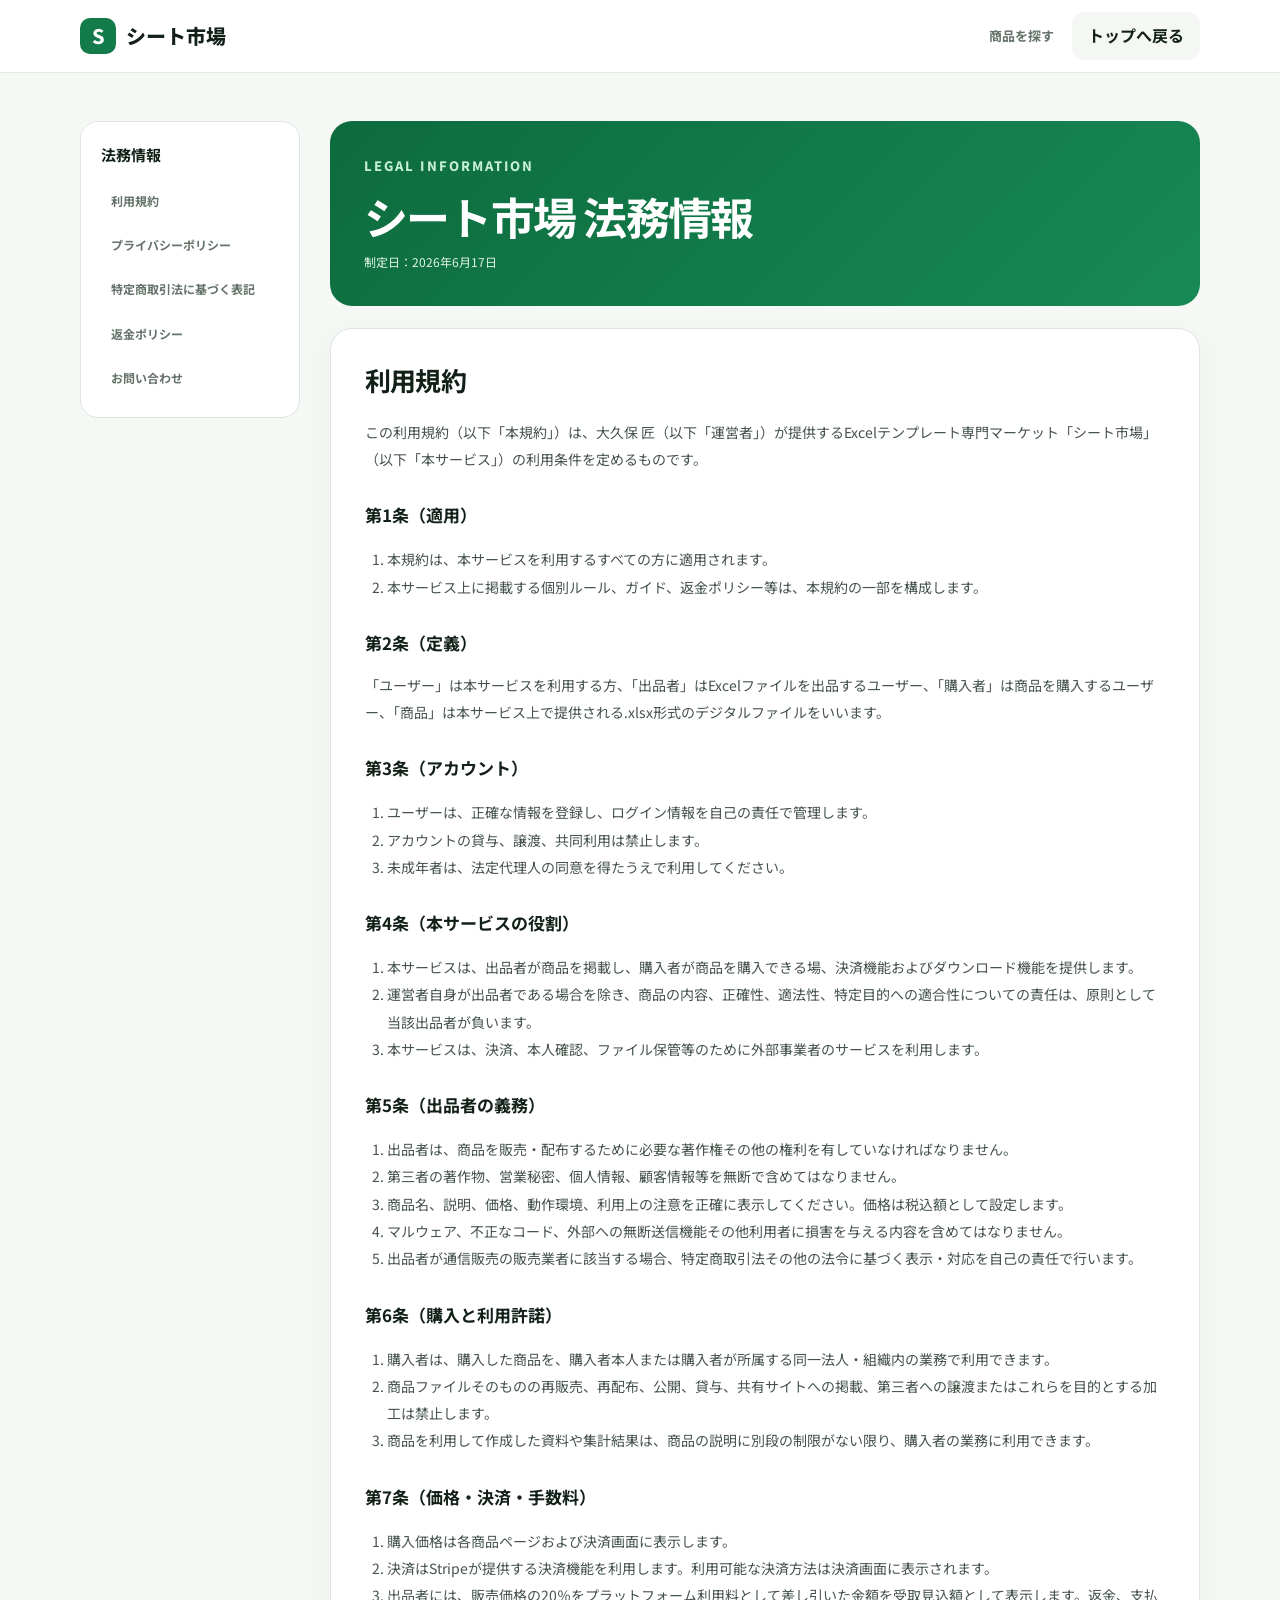
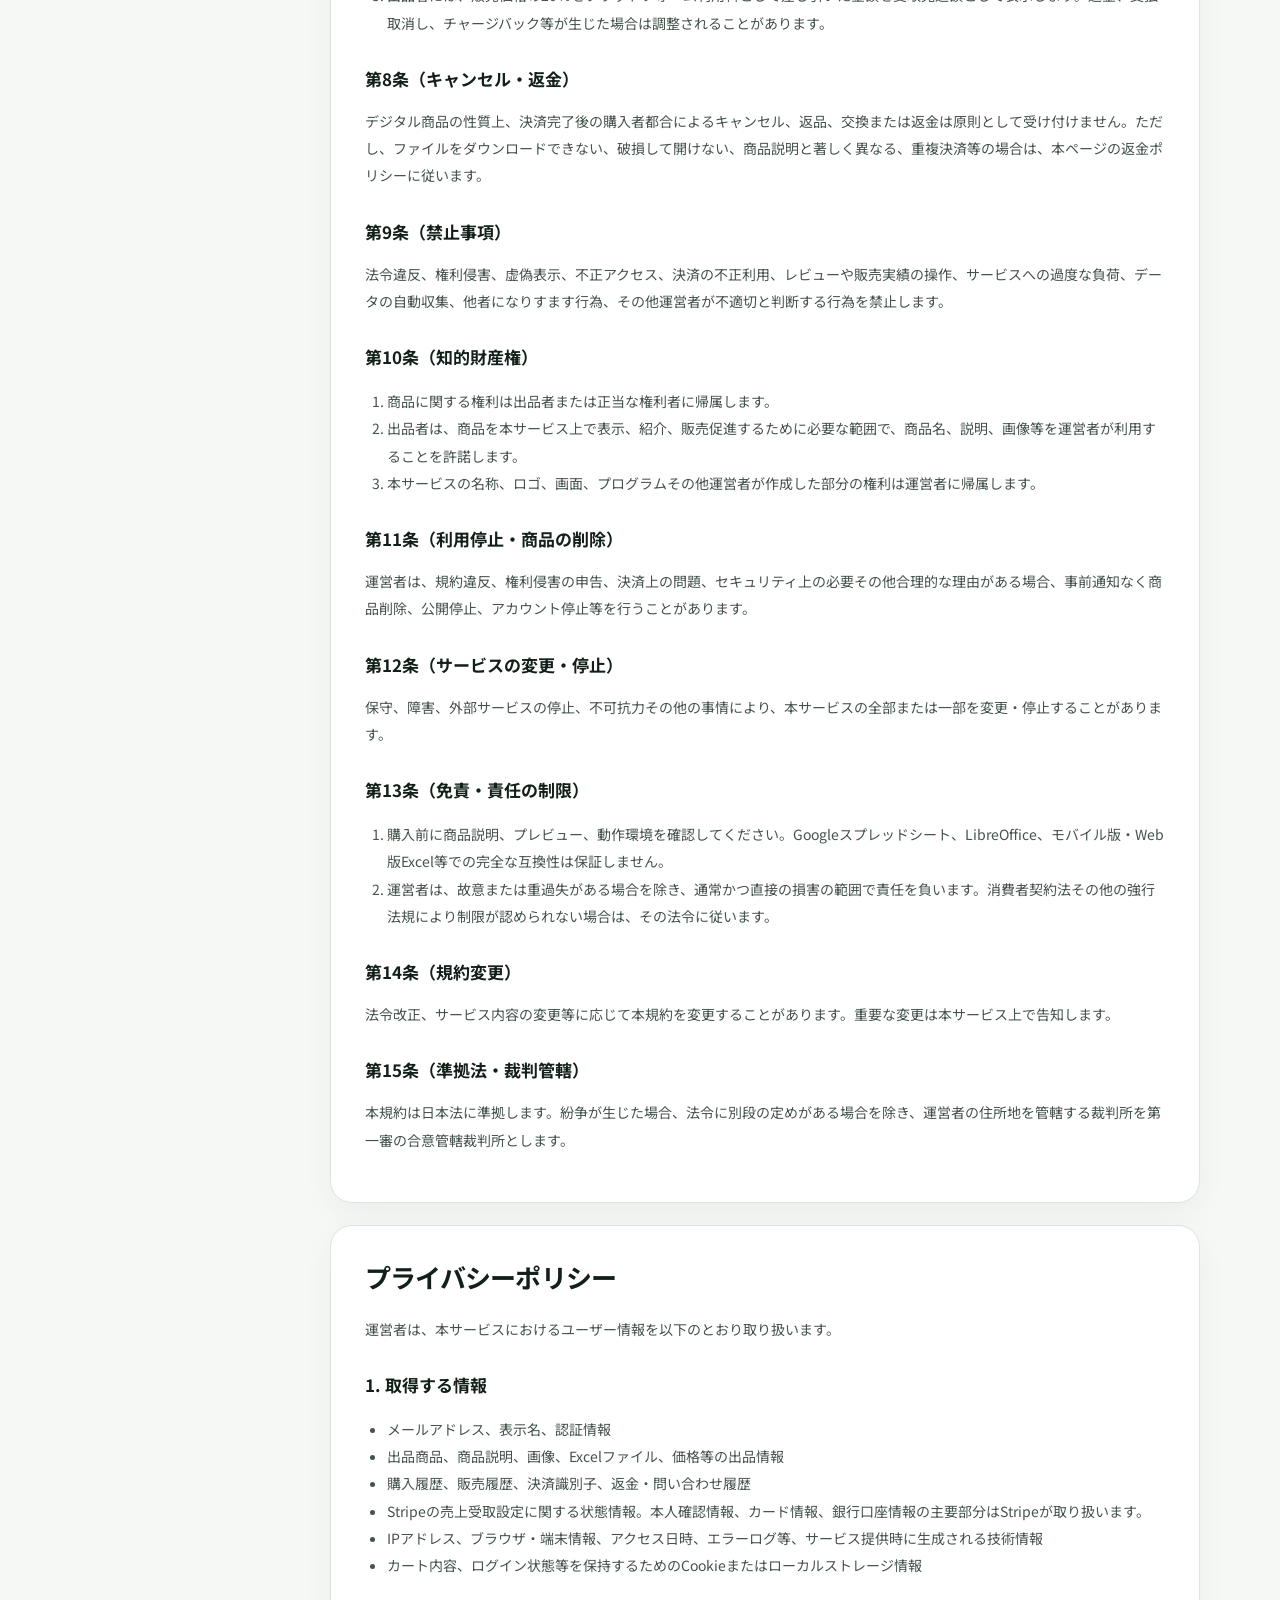
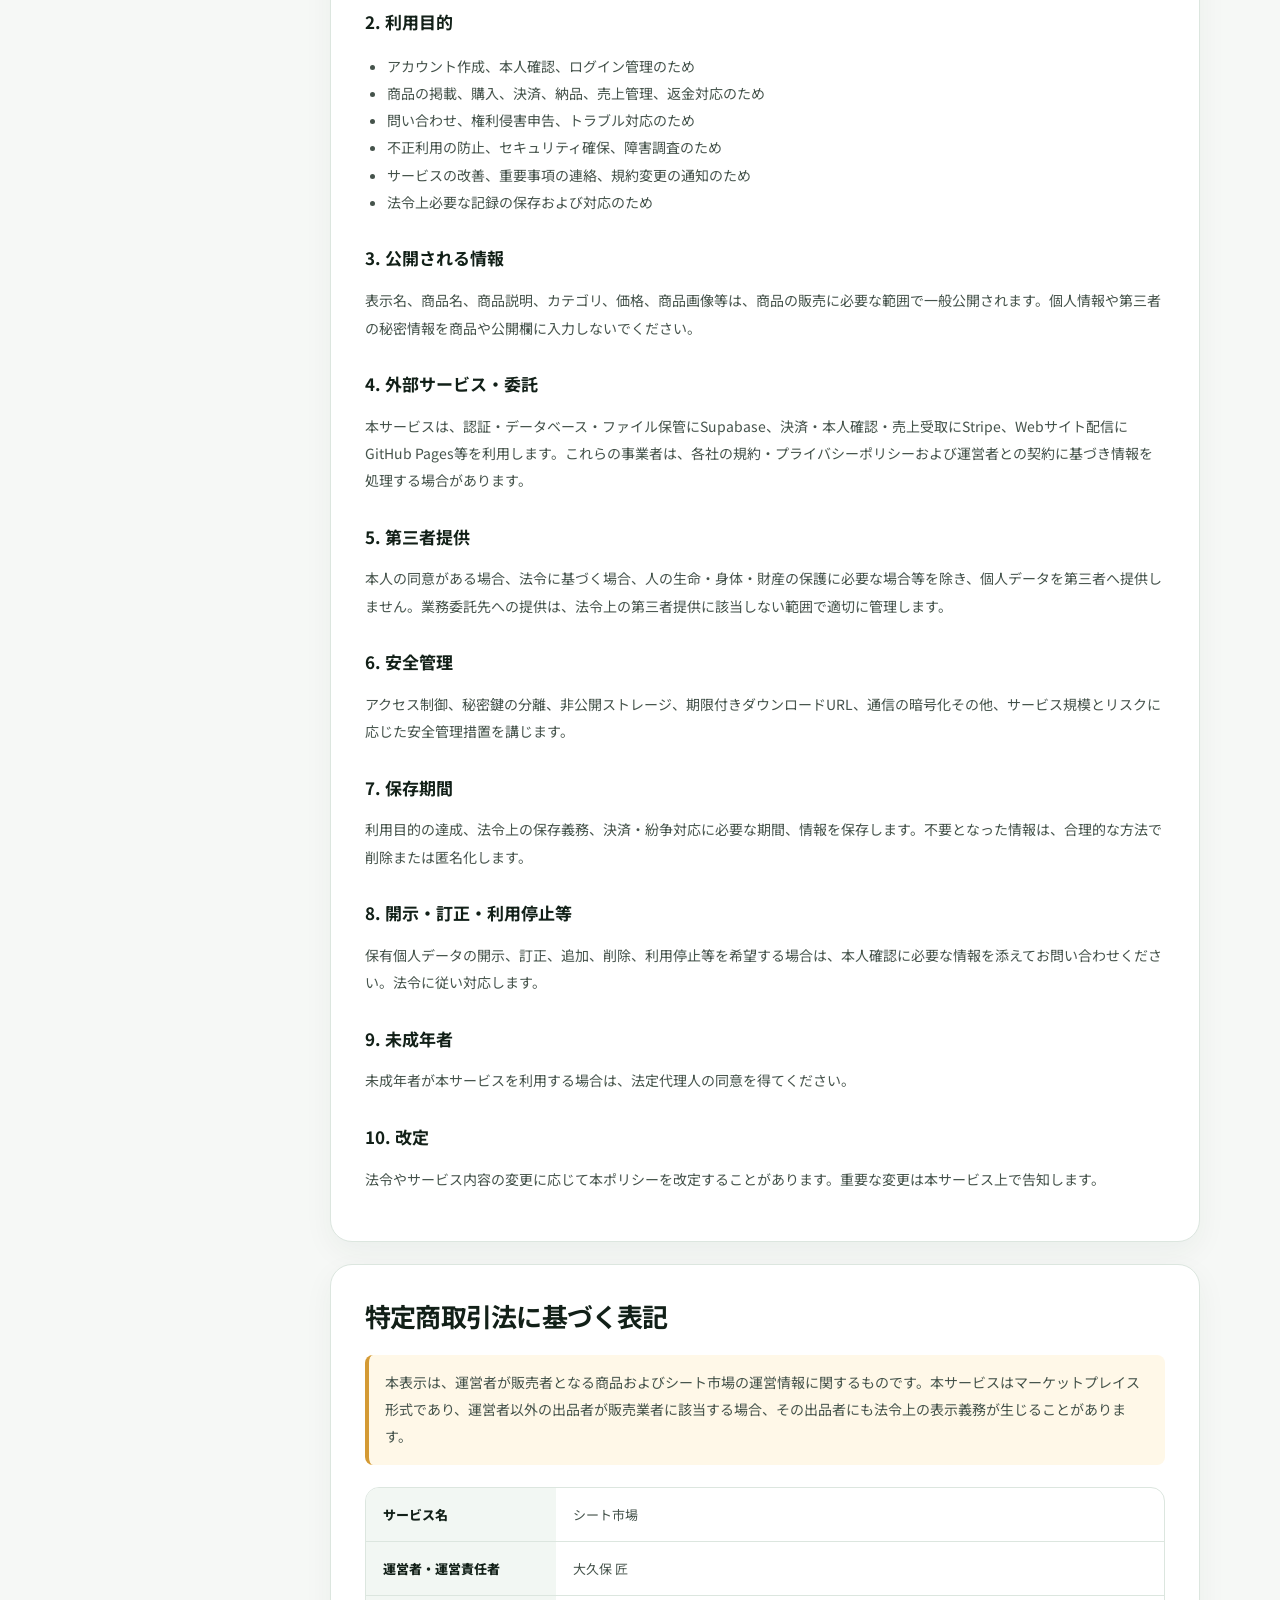
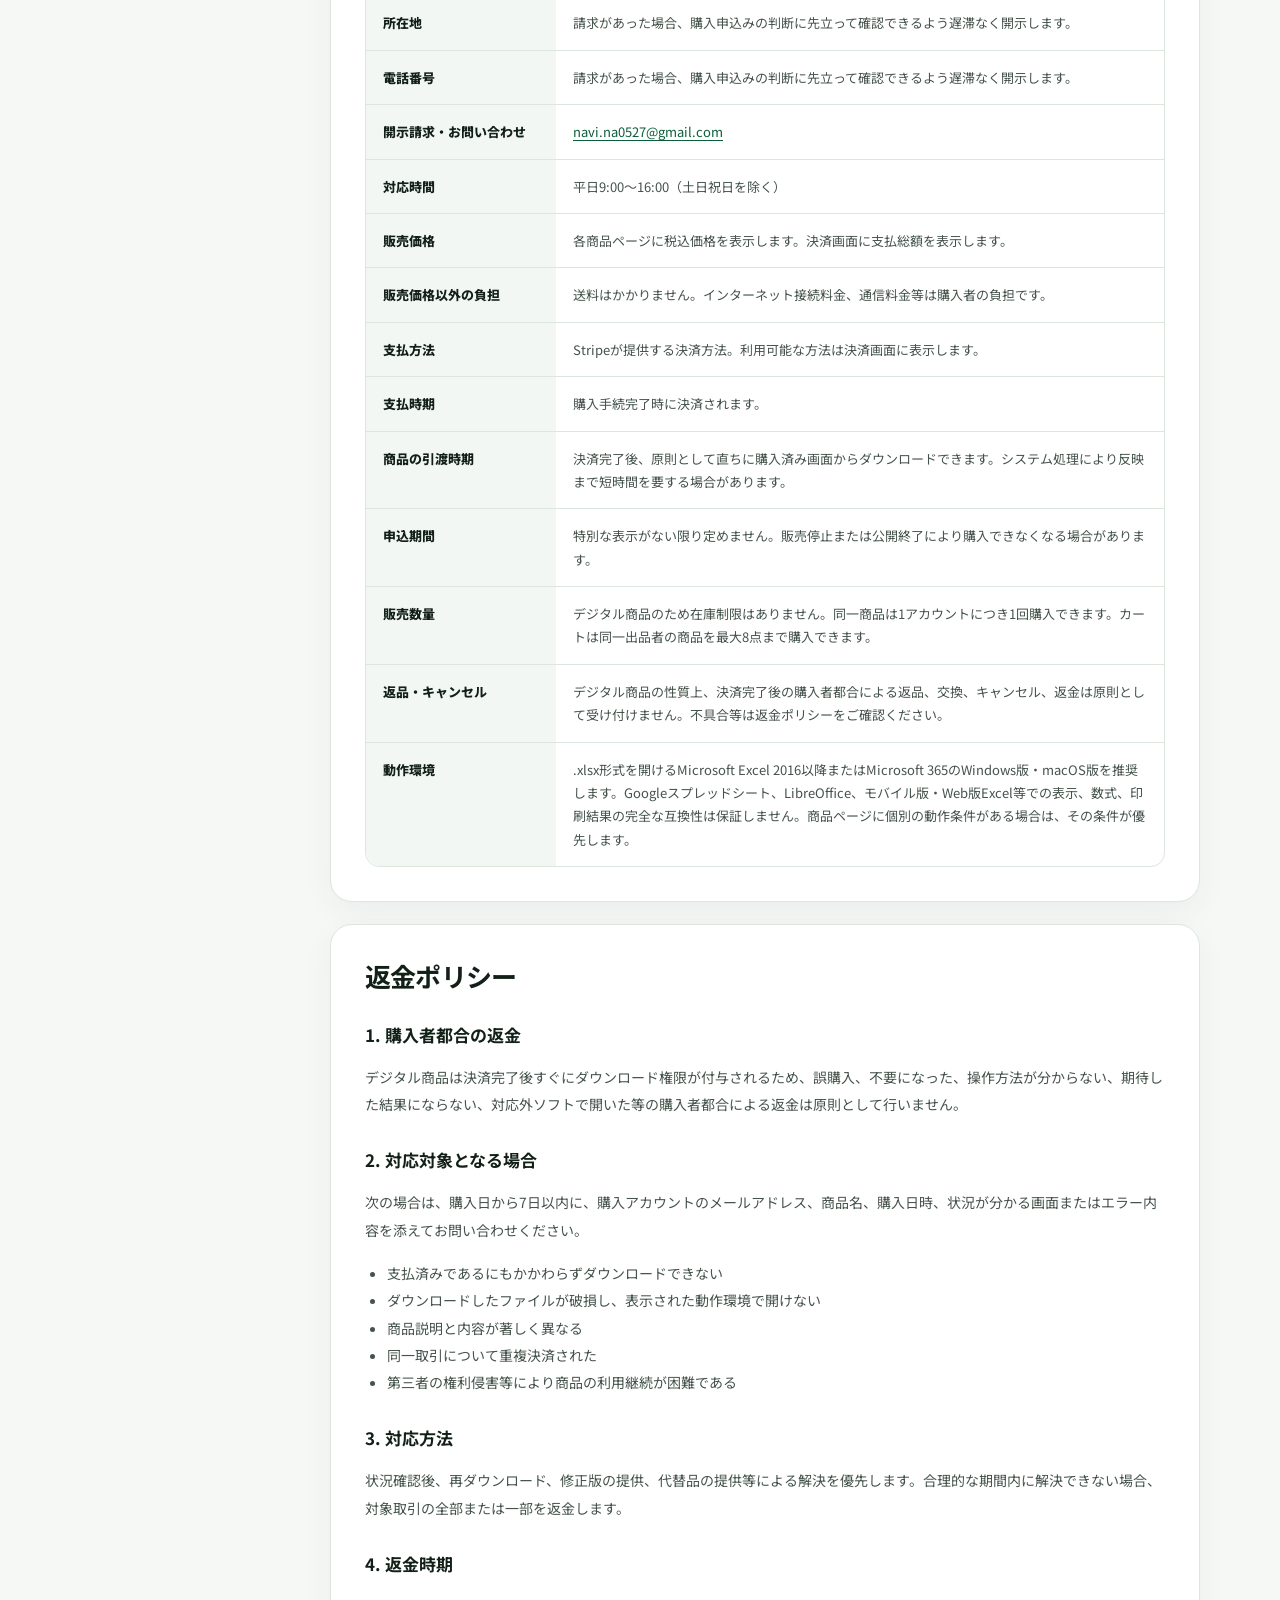
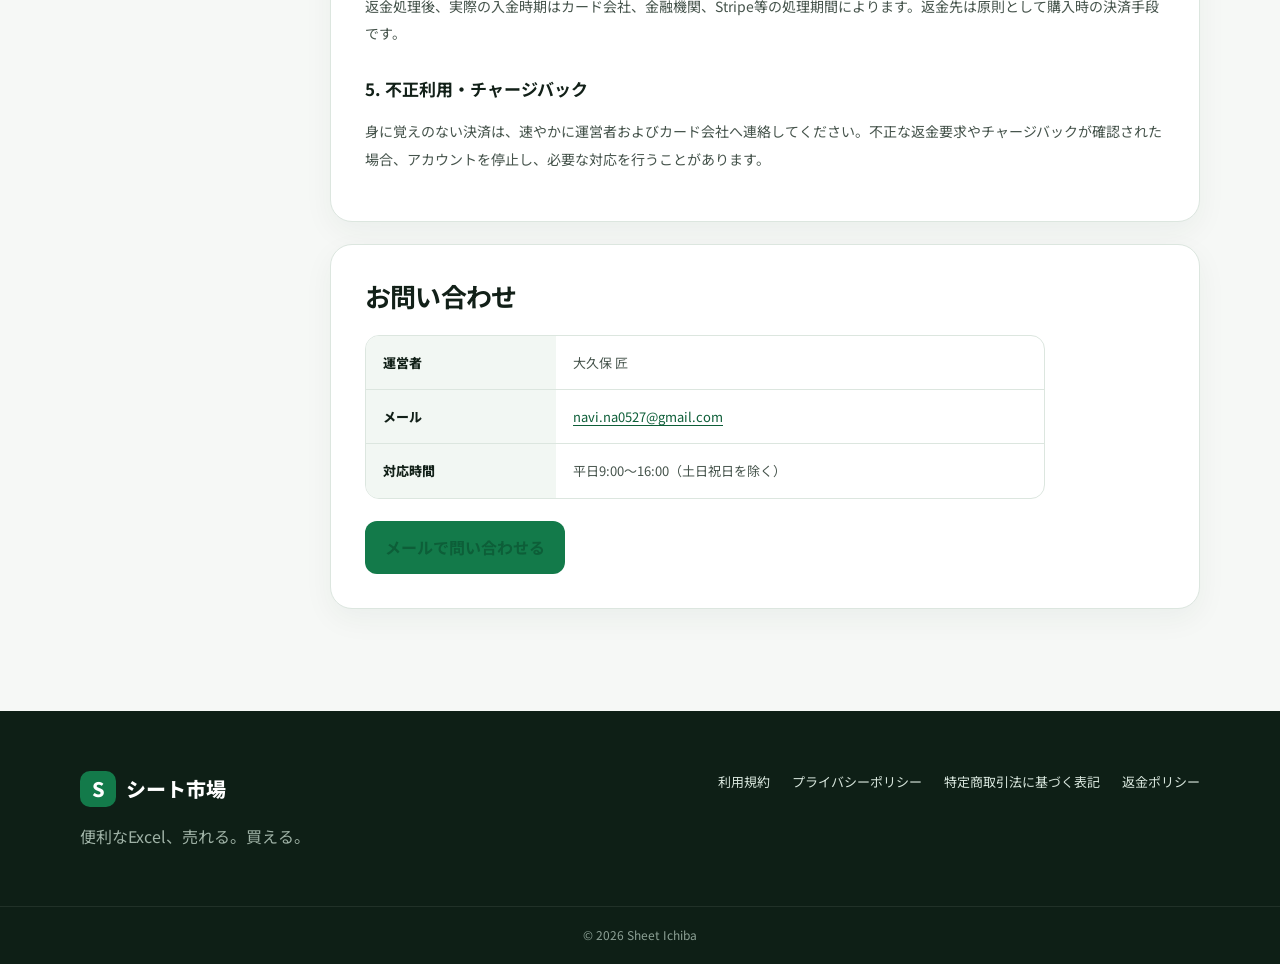
<file: legal.html>
<!DOCTYPE html>
<html lang="ja">
<head>
  <meta charset="UTF-8" />
  <meta name="viewport" content="width=device-width, initial-scale=1.0" />
  <meta name="description" content="シート市場の利用規約、プライバシーポリシー、特定商取引法に基づく表記、返金ポリシー" />
  <title>法務情報｜シート市場</title>
  <link rel="preconnect" href="https://fonts.googleapis.com">
  <link rel="preconnect" href="https://fonts.gstatic.com" crossorigin>
  <link href="https://fonts.googleapis.com/css2?family=Noto+Sans+JP:wght@400;500;600;700;800&display=swap" rel="stylesheet">
  <link rel="stylesheet" href="styles.css?v=20" />
</head>
<body class="legal-page-body">
  <header class="site-header">
    <div class="container header-inner">
      <a class="brand" href="index.html">
        <span class="brand-mark">S</span>
        <span>シート市場</span>
      </a>
      <nav class="legal-top-nav">
        <a href="index.html#products">商品を探す</a>
        <a class="btn btn-ghost" href="index.html">トップへ戻る</a>
      </nav>
    </div>
  </header>

  <main class="legal-main">
    <div class="container legal-layout">
      <aside class="legal-sidebar">
        <strong>法務情報</strong>
        <a href="#terms">利用規約</a>
        <a href="#privacy">プライバシーポリシー</a>
        <a href="#tokushoho">特定商取引法に基づく表記</a>
        <a href="#refund">返金ポリシー</a>
        <a href="#contact">お問い合わせ</a>
      </aside>

      <div class="legal-content">
        <div class="legal-intro">
          <p class="eyebrow">LEGAL INFORMATION</p>
          <h1>シート市場 法務情報</h1>
          <p>制定日：2026年6月17日</p>
        </div>

        <section id="terms" class="legal-section">
          <h2>利用規約</h2>
          <p>この利用規約（以下「本規約」）は、大久保 匠（以下「運営者」）が提供するExcelテンプレート専門マーケット「シート市場」（以下「本サービス」）の利用条件を定めるものです。</p>

          <h3>第1条（適用）</h3>
          <ol>
            <li>本規約は、本サービスを利用するすべての方に適用されます。</li>
            <li>本サービス上に掲載する個別ルール、ガイド、返金ポリシー等は、本規約の一部を構成します。</li>
          </ol>

          <h3>第2条（定義）</h3>
          <p>「ユーザー」は本サービスを利用する方、「出品者」はExcelファイルを出品するユーザー、「購入者」は商品を購入するユーザー、「商品」は本サービス上で提供される.xlsx形式のデジタルファイルをいいます。</p>

          <h3>第3条（アカウント）</h3>
          <ol>
            <li>ユーザーは、正確な情報を登録し、ログイン情報を自己の責任で管理します。</li>
            <li>アカウントの貸与、譲渡、共同利用は禁止します。</li>
            <li>未成年者は、法定代理人の同意を得たうえで利用してください。</li>
          </ol>

          <h3>第4条（本サービスの役割）</h3>
          <ol>
            <li>本サービスは、出品者が商品を掲載し、購入者が商品を購入できる場、決済機能およびダウンロード機能を提供します。</li>
            <li>運営者自身が出品者である場合を除き、商品の内容、正確性、適法性、特定目的への適合性についての責任は、原則として当該出品者が負います。</li>
            <li>本サービスは、決済、本人確認、ファイル保管等のために外部事業者のサービスを利用します。</li>
          </ol>

          <h3>第5条（出品者の義務）</h3>
          <ol>
            <li>出品者は、商品を販売・配布するために必要な著作権その他の権利を有していなければなりません。</li>
            <li>第三者の著作物、営業秘密、個人情報、顧客情報等を無断で含めてはなりません。</li>
            <li>商品名、説明、価格、動作環境、利用上の注意を正確に表示してください。価格は税込額として設定します。</li>
            <li>マルウェア、不正なコード、外部への無断送信機能その他利用者に損害を与える内容を含めてはなりません。</li>
            <li>出品者が通信販売の販売業者に該当する場合、特定商取引法その他の法令に基づく表示・対応を自己の責任で行います。</li>
          </ol>

          <h3>第6条（購入と利用許諾）</h3>
          <ol>
            <li>購入者は、購入した商品を、購入者本人または購入者が所属する同一法人・組織内の業務で利用できます。</li>
            <li>商品ファイルそのものの再販売、再配布、公開、貸与、共有サイトへの掲載、第三者への譲渡またはこれらを目的とする加工は禁止します。</li>
            <li>商品を利用して作成した資料や集計結果は、商品の説明に別段の制限がない限り、購入者の業務に利用できます。</li>
          </ol>

          <h3>第7条（価格・決済・手数料）</h3>
          <ol>
            <li>購入価格は各商品ページおよび決済画面に表示します。</li>
            <li>決済はStripeが提供する決済機能を利用します。利用可能な決済方法は決済画面に表示されます。</li>
            <li>出品者には、販売価格の20％をプラットフォーム利用料として差し引いた金額を受取見込額として表示します。返金、支払取消し、チャージバック等が生じた場合は調整されることがあります。</li>
          </ol>

          <h3>第8条（キャンセル・返金）</h3>
          <p>デジタル商品の性質上、決済完了後の購入者都合によるキャンセル、返品、交換または返金は原則として受け付けません。ただし、ファイルをダウンロードできない、破損して開けない、商品説明と著しく異なる、重複決済等の場合は、本ページの返金ポリシーに従います。</p>

          <h3>第9条（禁止事項）</h3>
          <p>法令違反、権利侵害、虚偽表示、不正アクセス、決済の不正利用、レビューや販売実績の操作、サービスへの過度な負荷、データの自動収集、他者になりすます行為、その他運営者が不適切と判断する行為を禁止します。</p>

          <h3>第10条（知的財産権）</h3>
          <ol>
            <li>商品に関する権利は出品者または正当な権利者に帰属します。</li>
            <li>出品者は、商品を本サービス上で表示、紹介、販売促進するために必要な範囲で、商品名、説明、画像等を運営者が利用することを許諾します。</li>
            <li>本サービスの名称、ロゴ、画面、プログラムその他運営者が作成した部分の権利は運営者に帰属します。</li>
          </ol>

          <h3>第11条（利用停止・商品の削除）</h3>
          <p>運営者は、規約違反、権利侵害の申告、決済上の問題、セキュリティ上の必要その他合理的な理由がある場合、事前通知なく商品削除、公開停止、アカウント停止等を行うことがあります。</p>

          <h3>第12条（サービスの変更・停止）</h3>
          <p>保守、障害、外部サービスの停止、不可抗力その他の事情により、本サービスの全部または一部を変更・停止することがあります。</p>

          <h3>第13条（免責・責任の制限）</h3>
          <ol>
            <li>購入前に商品説明、プレビュー、動作環境を確認してください。Googleスプレッドシート、LibreOffice、モバイル版・Web版Excel等での完全な互換性は保証しません。</li>
            <li>運営者は、故意または重過失がある場合を除き、通常かつ直接の損害の範囲で責任を負います。消費者契約法その他の強行法規により制限が認められない場合は、その法令に従います。</li>
          </ol>

          <h3>第14条（規約変更）</h3>
          <p>法令改正、サービス内容の変更等に応じて本規約を変更することがあります。重要な変更は本サービス上で告知します。</p>

          <h3>第15条（準拠法・裁判管轄）</h3>
          <p>本規約は日本法に準拠します。紛争が生じた場合、法令に別段の定めがある場合を除き、運営者の住所地を管轄する裁判所を第一審の合意管轄裁判所とします。</p>
        </section>

        <section id="privacy" class="legal-section">
          <h2>プライバシーポリシー</h2>
          <p>運営者は、本サービスにおけるユーザー情報を以下のとおり取り扱います。</p>

          <h3>1. 取得する情報</h3>
          <ul>
            <li>メールアドレス、表示名、認証情報</li>
            <li>出品商品、商品説明、画像、Excelファイル、価格等の出品情報</li>
            <li>購入履歴、販売履歴、決済識別子、返金・問い合わせ履歴</li>
            <li>Stripeの売上受取設定に関する状態情報。本人確認情報、カード情報、銀行口座情報の主要部分はStripeが取り扱います。</li>
            <li>IPアドレス、ブラウザ・端末情報、アクセス日時、エラーログ等、サービス提供時に生成される技術情報</li>
            <li>カート内容、ログイン状態等を保持するためのCookieまたはローカルストレージ情報</li>
          </ul>

          <h3>2. 利用目的</h3>
          <ul>
            <li>アカウント作成、本人確認、ログイン管理のため</li>
            <li>商品の掲載、購入、決済、納品、売上管理、返金対応のため</li>
            <li>問い合わせ、権利侵害申告、トラブル対応のため</li>
            <li>不正利用の防止、セキュリティ確保、障害調査のため</li>
            <li>サービスの改善、重要事項の連絡、規約変更の通知のため</li>
            <li>法令上必要な記録の保存および対応のため</li>
          </ul>

          <h3>3. 公開される情報</h3>
          <p>表示名、商品名、商品説明、カテゴリ、価格、商品画像等は、商品の販売に必要な範囲で一般公開されます。個人情報や第三者の秘密情報を商品や公開欄に入力しないでください。</p>

          <h3>4. 外部サービス・委託</h3>
          <p>本サービスは、認証・データベース・ファイル保管にSupabase、決済・本人確認・売上受取にStripe、Webサイト配信にGitHub Pages等を利用します。これらの事業者は、各社の規約・プライバシーポリシーおよび運営者との契約に基づき情報を処理する場合があります。</p>

          <h3>5. 第三者提供</h3>
          <p>本人の同意がある場合、法令に基づく場合、人の生命・身体・財産の保護に必要な場合等を除き、個人データを第三者へ提供しません。業務委託先への提供は、法令上の第三者提供に該当しない範囲で適切に管理します。</p>

          <h3>6. 安全管理</h3>
          <p>アクセス制御、秘密鍵の分離、非公開ストレージ、期限付きダウンロードURL、通信の暗号化その他、サービス規模とリスクに応じた安全管理措置を講じます。</p>

          <h3>7. 保存期間</h3>
          <p>利用目的の達成、法令上の保存義務、決済・紛争対応に必要な期間、情報を保存します。不要となった情報は、合理的な方法で削除または匿名化します。</p>

          <h3>8. 開示・訂正・利用停止等</h3>
          <p>保有個人データの開示、訂正、追加、削除、利用停止等を希望する場合は、本人確認に必要な情報を添えてお問い合わせください。法令に従い対応します。</p>

          <h3>9. 未成年者</h3>
          <p>未成年者が本サービスを利用する場合は、法定代理人の同意を得てください。</p>

          <h3>10. 改定</h3>
          <p>法令やサービス内容の変更に応じて本ポリシーを改定することがあります。重要な変更は本サービス上で告知します。</p>
        </section>

        <section id="tokushoho" class="legal-section">
          <h2>特定商取引法に基づく表記</h2>
          <p class="legal-notice">本表示は、運営者が販売者となる商品およびシート市場の運営情報に関するものです。本サービスはマーケットプレイス形式であり、運営者以外の出品者が販売業者に該当する場合、その出品者にも法令上の表示義務が生じることがあります。</p>

          <dl class="legal-table">
            <div><dt>サービス名</dt><dd>シート市場</dd></div>
            <div><dt>運営者・運営責任者</dt><dd>大久保 匠</dd></div>
            <div><dt>所在地</dt><dd>請求があった場合、購入申込みの判断に先立って確認できるよう遅滞なく開示します。</dd></div>
            <div><dt>電話番号</dt><dd>請求があった場合、購入申込みの判断に先立って確認できるよう遅滞なく開示します。</dd></div>
            <div><dt>開示請求・お問い合わせ</dt><dd><a href="mailto:navi.na0527@gmail.com">navi.na0527@gmail.com</a></dd></div>
            <div><dt>対応時間</dt><dd>平日9:00～16:00（土日祝日を除く）</dd></div>
            <div><dt>販売価格</dt><dd>各商品ページに税込価格を表示します。決済画面に支払総額を表示します。</dd></div>
            <div><dt>販売価格以外の負担</dt><dd>送料はかかりません。インターネット接続料金、通信料金等は購入者の負担です。</dd></div>
            <div><dt>支払方法</dt><dd>Stripeが提供する決済方法。利用可能な方法は決済画面に表示します。</dd></div>
            <div><dt>支払時期</dt><dd>購入手続完了時に決済されます。</dd></div>
            <div><dt>商品の引渡時期</dt><dd>決済完了後、原則として直ちに購入済み画面からダウンロードできます。システム処理により反映まで短時間を要する場合があります。</dd></div>
            <div><dt>申込期間</dt><dd>特別な表示がない限り定めません。販売停止または公開終了により購入できなくなる場合があります。</dd></div>
            <div><dt>販売数量</dt><dd>デジタル商品のため在庫制限はありません。同一商品は1アカウントにつき1回購入できます。カートは同一出品者の商品を最大8点まで購入できます。</dd></div>
            <div><dt>返品・キャンセル</dt><dd>デジタル商品の性質上、決済完了後の購入者都合による返品、交換、キャンセル、返金は原則として受け付けません。不具合等は返金ポリシーをご確認ください。</dd></div>
            <div><dt>動作環境</dt><dd>.xlsx形式を開けるMicrosoft Excel 2016以降またはMicrosoft 365のWindows版・macOS版を推奨します。Googleスプレッドシート、LibreOffice、モバイル版・Web版Excel等での表示、数式、印刷結果の完全な互換性は保証しません。商品ページに個別の動作条件がある場合は、その条件が優先します。</dd></div>
          </dl>
        </section>

        <section id="refund" class="legal-section">
          <h2>返金ポリシー</h2>
          <h3>1. 購入者都合の返金</h3>
          <p>デジタル商品は決済完了後すぐにダウンロード権限が付与されるため、誤購入、不要になった、操作方法が分からない、期待した結果にならない、対応外ソフトで開いた等の購入者都合による返金は原則として行いません。</p>

          <h3>2. 対応対象となる場合</h3>
          <p>次の場合は、購入日から7日以内に、購入アカウントのメールアドレス、商品名、購入日時、状況が分かる画面またはエラー内容を添えてお問い合わせください。</p>
          <ul>
            <li>支払済みであるにもかかわらずダウンロードできない</li>
            <li>ダウンロードしたファイルが破損し、表示された動作環境で開けない</li>
            <li>商品説明と内容が著しく異なる</li>
            <li>同一取引について重複決済された</li>
            <li>第三者の権利侵害等により商品の利用継続が困難である</li>
          </ul>

          <h3>3. 対応方法</h3>
          <p>状況確認後、再ダウンロード、修正版の提供、代替品の提供等による解決を優先します。合理的な期間内に解決できない場合、対象取引の全部または一部を返金します。</p>

          <h3>4. 返金時期</h3>
          <p>返金処理後、実際の入金時期はカード会社、金融機関、Stripe等の処理期間によります。返金先は原則として購入時の決済手段です。</p>

          <h3>5. 不正利用・チャージバック</h3>
          <p>身に覚えのない決済は、速やかに運営者およびカード会社へ連絡してください。不正な返金要求やチャージバックが確認された場合、アカウントを停止し、必要な対応を行うことがあります。</p>
        </section>

        <section id="contact" class="legal-section">
          <h2>お問い合わせ</h2>
          <dl class="legal-table compact">
            <div><dt>運営者</dt><dd>大久保 匠</dd></div>
            <div><dt>メール</dt><dd><a href="mailto:navi.na0527@gmail.com">navi.na0527@gmail.com</a></dd></div>
            <div><dt>対応時間</dt><dd>平日9:00～16:00（土日祝日を除く）</dd></div>
          </dl>
          <a class="btn btn-primary legal-mail-button" href="mailto:navi.na0527@gmail.com?subject=%E3%82%B7%E3%83%BC%E3%83%88%E5%B8%82%E5%A0%B4%E3%81%B8%E3%81%AE%E3%81%8A%E5%95%8F%E3%81%84%E5%90%88%E3%82%8F%E3%81%9B">メールで問い合わせる</a>
        </section>
      </div>
    </div>
  </main>

  <footer>
    <div class="container footer-inner">
      <div>
        <a class="brand footer-brand" href="index.html"><span class="brand-mark">S</span><span>シート市場</span></a>
        <p>便利なExcel、売れる。買える。</p>
      </div>
      <div class="footer-links">
        <a href="#terms">利用規約</a>
        <a href="#privacy">プライバシーポリシー</a>
        <a href="#tokushoho">特定商取引法に基づく表記</a>
        <a href="#refund">返金ポリシー</a>
      </div>
    </div>
    <div class="copyright">© 2026 Sheet Ichiba</div>
  </footer>
</body>
</html>
</file>
<file: styles.css>
*{box-sizing:border-box}
:root{
  --ink:#122018;
  --muted:#65736a;
  --line:#dce6df;
  --green:#137a4a;
  --green-dark:#0d5e38;
  --green-light:#eaf7ef;
  --cream:#f7f8f4;
  --white:#fff;
}
html{scroll-behavior:smooth}
body{
  margin:0;
  font-family:"Noto Sans JP",system-ui,-apple-system,sans-serif;
  color:var(--ink);
  background:var(--white);
  line-height:1.7;
}
a{text-decoration:none;color:inherit}
button,input{font:inherit}
.container{width:min(1120px,calc(100% - 40px));margin:0 auto}
.site-header{
  position:sticky;top:0;z-index:20;
  background:rgba(255,255,255,.92);
  backdrop-filter:blur(12px);
  border-bottom:1px solid rgba(220,230,223,.8);
}
.header-inner{height:72px;display:flex;align-items:center;justify-content:space-between}
.brand{display:flex;align-items:center;gap:10px;font-weight:800;font-size:20px}
.brand-mark{
  width:36px;height:36px;border-radius:10px;display:grid;place-items:center;
  background:var(--green);color:#fff;font-weight:800;
}
.nav{display:flex;align-items:center;gap:24px;font-size:14px;font-weight:600}
.nav a:hover{color:var(--green)}
.btn{
  border:0;border-radius:12px;padding:13px 20px;
  font-weight:700;cursor:pointer;display:inline-flex;align-items:center;justify-content:center;
  transition:.2s ease;
}
.btn:hover{transform:translateY(-1px)}
.btn-primary{background:var(--green);color:#fff}
.btn-primary:hover{background:var(--green-dark)}
.btn-secondary{background:#fff;color:var(--green);border:1px solid var(--green)}
.btn-ghost{background:#f5f7f5;color:var(--ink);padding:10px 16px}
.btn-light{background:#fff;color:var(--green)}
.hero{
  background:
    radial-gradient(circle at 85% 10%,rgba(62,185,114,.18),transparent 34%),
    linear-gradient(180deg,#fbfdfa 0%,#f3f8f4 100%);
  padding:86px 0 96px;
  overflow:hidden;
}
.hero-grid{display:grid;grid-template-columns:1.05fr .95fr;gap:70px;align-items:center}
.eyebrow{font-size:13px;letter-spacing:.16em;font-weight:800;color:var(--green);margin:0 0 14px}
h1{font-size:clamp(44px,6vw,72px);line-height:1.15;margin:0;letter-spacing:-.04em}
h1 span{color:var(--green)}
.hero-copy{font-size:18px;color:var(--muted);max-width:620px;margin:28px 0}
.hero-actions{display:flex;gap:12px;flex-wrap:wrap}
.trust-row{display:flex;gap:24px;flex-wrap:wrap;margin-top:24px;font-size:13px;color:var(--muted)}
.hero-panel{position:relative;min-height:420px;display:grid;place-items:center}
.sheet-card{
  width:min(100%,430px);background:#fff;border:1px solid #d8e6dd;border-radius:22px;
  box-shadow:0 30px 80px rgba(29,75,48,.15);overflow:hidden;transform:rotate(-2deg);
}
.sheet-toolbar{height:48px;background:#eff5f0;display:flex;align-items:center;gap:8px;padding:0 18px}
.sheet-toolbar span{width:10px;height:10px;border-radius:50%;background:#b5c7ba}
.sheet-body{padding:28px}
.sheet-title{font-size:22px;font-weight:800;margin-bottom:22px}
.sheet-row{display:flex;justify-content:space-between;padding:15px 0;border-bottom:1px solid #edf1ee}
.sheet-row.accent{margin-top:10px;padding:16px;border:0;border-radius:12px;background:var(--green-light);color:var(--green-dark)}
.floating-note{
  position:absolute;background:#fff;border:1px solid var(--line);border-radius:999px;
  padding:10px 16px;font-weight:700;font-size:13px;box-shadow:0 14px 35px rgba(32,69,44,.12)
}
.note-one{top:48px;right:15px}
.note-two{bottom:55px;left:5px}
.note-three{bottom:18px;right:35px}
.search-section{margin-top:-34px;position:relative;z-index:5}
.search-box{
  display:flex;gap:12px;background:#fff;border:1px solid var(--line);border-radius:18px;
  padding:12px;box-shadow:0 18px 45px rgba(21,65,39,.10)
}
.search-box input{flex:1;border:0;outline:0;padding:9px 12px;font-size:16px}
.categories{display:flex;gap:10px;flex-wrap:wrap;padding:26px 0 12px}
.category{
  border:1px solid var(--line);background:#fff;border-radius:999px;padding:9px 15px;
  cursor:pointer;color:var(--muted);font-weight:600
}
.category.active,.category:hover{background:var(--green-light);border-color:#b9ddc6;color:var(--green-dark)}
.products-section{padding:70px 0 100px}
.section-heading{display:flex;justify-content:space-between;align-items:end;margin-bottom:30px}
h2{font-size:clamp(30px,4vw,44px);line-height:1.3;margin:0;letter-spacing:-.03em}
.result-count{font-size:14px;color:var(--muted)}
.product-grid{display:grid;grid-template-columns:repeat(3,1fr);gap:22px}
.product-card{
  border:1px solid var(--line);border-radius:18px;overflow:hidden;background:#fff;
  transition:.2s ease;cursor:pointer
}
.product-card:hover{transform:translateY(-4px);box-shadow:0 20px 45px rgba(24,65,40,.10)}
.product-thumb{
  height:180px;display:grid;place-items:center;text-align:center;font-size:24px;font-weight:800;line-height:1.35;
}
.thumb-green{background:#e4f4e8;color:#176d3f}
.thumb-blue{background:#e7f2fb;color:#2a6695}
.thumb-purple{background:#eee9fa;color:#62459a}
.thumb-orange{background:#fff0df;color:#a65b13}
.thumb-pink{background:#fae9f0;color:#9f4768}
.thumb-yellow{background:#fff8d9;color:#8a6a00}
.product-body{padding:20px}
.tag{display:inline-block;font-size:12px;color:var(--green);font-weight:700;margin-bottom:8px}
.product-body h3{font-size:18px;line-height:1.5;margin:0 0 8px}
.product-body p{font-size:14px;color:var(--muted);margin:0 0 20px}
.product-meta{display:flex;justify-content:space-between;align-items:center}
.product-meta strong{font-size:20px}
.product-meta span{font-size:13px;color:#a06b00}
.empty-state{text-align:center;padding:50px;border:1px dashed var(--line);border-radius:16px;color:var(--muted)}
.sell-section{background:var(--cream);padding:100px 0}
.sell-grid{display:grid;grid-template-columns:1fr 1fr;gap:90px;align-items:center}
.sell-grid>div>p:not(.eyebrow){color:var(--muted);margin:22px 0 28px}
.steps{display:grid;gap:14px}
.step{
  display:flex;gap:16px;align-items:center;background:#fff;border:1px solid var(--line);
  border-radius:16px;padding:18px
}
.step>span{
  width:42px;height:42px;border-radius:12px;background:var(--green-light);color:var(--green-dark);
  display:grid;place-items:center;font-weight:800
}
.step strong{display:block}
.step p{margin:2px 0 0;color:var(--muted);font-size:14px}
.cta{padding:80px 0;background:var(--green);color:#fff}
.cta .eyebrow{color:#bce9cb}
.cta-inner{display:flex;align-items:center;justify-content:space-between;gap:24px}
footer{background:#0e1f16;color:#d8e6dd;padding:60px 0 0}
.footer-inner{display:flex;justify-content:space-between;gap:40px;padding-bottom:40px}
.footer-brand{color:#fff}
.footer-inner p{color:#9fb2a6}
.footer-links{display:flex;gap:22px;flex-wrap:wrap;font-size:13px}
.copyright{text-align:center;border-top:1px solid rgba(255,255,255,.08);padding:18px;color:#8ca095;font-size:12px}
.toast{
  position:fixed;left:50%;bottom:28px;transform:translate(-50%,20px);
  background:#122018;color:#fff;padding:14px 20px;border-radius:12px;
  opacity:0;pointer-events:none;transition:.25s ease;z-index:50
}
.toast.show{opacity:1;transform:translate(-50%,0)}
@media (max-width:900px){
  .hero-grid,.sell-grid{grid-template-columns:1fr;gap:45px}
  .product-grid{grid-template-columns:repeat(2,1fr)}
  .hero-panel{min-height:350px}
  .nav a{display:none}
}
@media (max-width:620px){
  .container{width:min(100% - 24px,1120px)}
  .hero{padding:60px 0 74px}
  .product-grid{grid-template-columns:1fr}
  .search-box{flex-direction:column}
  .section-heading,.cta-inner,.footer-inner{align-items:flex-start;flex-direction:column}
  .trust-row{gap:12px}
  .hero-panel{min-height:310px}
  .floating-note{font-size:11px;padding:8px 12px}
}


/* Authentication */
.auth-user-label{
  max-width:190px;
  overflow:hidden;
  text-overflow:ellipsis;
  white-space:nowrap;
  font-size:12px;
  color:var(--muted);
}
.modal{
  position:fixed;
  inset:0;
  z-index:100;
  display:none;
  align-items:center;
  justify-content:center;
  padding:20px;
}
.modal.open{display:flex}
.modal-backdrop{
  position:absolute;
  inset:0;
  background:rgba(8,20,13,.62);
  backdrop-filter:blur(4px);
}
.modal-card{
  position:relative;
  z-index:1;
  width:min(100%,440px);
  border-radius:22px;
  background:#fff;
  padding:30px;
  box-shadow:0 30px 100px rgba(0,0,0,.25);
}
.modal-close{
  position:absolute;
  top:14px;
  right:16px;
  border:0;
  background:transparent;
  font-size:28px;
  line-height:1;
  cursor:pointer;
  color:var(--muted);
}
.auth-tabs{
  display:grid;
  grid-template-columns:1fr 1fr;
  gap:6px;
  padding:5px;
  margin-bottom:25px;
  border-radius:12px;
  background:#f1f5f2;
}
.auth-tab{
  border:0;
  border-radius:9px;
  padding:10px;
  background:transparent;
  cursor:pointer;
  font-weight:700;
  color:var(--muted);
}
.auth-tab.active{
  background:#fff;
  color:var(--green-dark);
  box-shadow:0 4px 14px rgba(24,65,40,.09);
}
.auth-title{font-size:29px;margin-bottom:6px}
.auth-description{margin:0 0 22px;color:var(--muted);font-size:14px}
.auth-form{display:grid;gap:16px}
.auth-form label{display:grid;gap:7px;font-size:13px;font-weight:700}
.auth-form input{
  width:100%;
  border:1px solid var(--line);
  border-radius:11px;
  padding:13px 14px;
  outline:none;
}
.auth-form input:focus{
  border-color:#6cb48a;
  box-shadow:0 0 0 3px rgba(19,122,74,.10);
}
.auth-submit{width:100%;margin-top:4px}
.auth-message{
  min-height:24px;
  margin:15px 0 0;
  font-size:13px;
  font-weight:600;
}
.auth-message.error{color:#b42318}
.auth-message.success{color:var(--green-dark)}
.auth-note{
  margin:18px 0 0;
  padding-top:16px;
  border-top:1px solid var(--line);
  color:var(--muted);
  font-size:11px;
}
body.modal-open{overflow:hidden}

@media (max-width:900px){
  .auth-user-label{display:none!important}
}


/* Product listing */
.loading-products{
  grid-column:1 / -1;
  padding:70px 20px;
  text-align:center;
  color:var(--muted);
}
.empty-state{
  display:flex;
  flex-direction:column;
  align-items:center;
  gap:10px;
}
.empty-state strong{font-size:20px;color:var(--ink)}
.empty-state span{margin-bottom:8px}
.product-image{
  width:100%;
  height:180px;
  object-fit:cover;
  display:block;
  background:#eef4ef;
}
.product-thumb-placeholder{
  height:180px;
  display:grid;
  place-items:center;
  padding:20px;
  text-align:center;
  font-size:22px;
  font-weight:800;
  line-height:1.4;
  color:var(--green-dark);
  background:linear-gradient(135deg,#e6f5eb,#f4faf6);
}
.seller-name{
  display:block;
  margin-top:10px;
  color:var(--muted);
  font-size:12px;
}
.product-meta .price-free{color:var(--green-dark)}

.product-modal-card{
  width:min(100%,720px);
  max-height:calc(100vh - 36px);
  overflow-y:auto;
}
.product-form{display:grid;gap:18px}
.product-form label{
  display:grid;
  gap:8px;
  font-size:13px;
  font-weight:700;
}
.product-form input,
.product-form select,
.product-form textarea{
  width:100%;
  border:1px solid var(--line);
  border-radius:11px;
  padding:13px 14px;
  outline:none;
  background:#fff;
  color:var(--ink);
}
.product-form textarea{resize:vertical;min-height:130px}
.product-form input:focus,
.product-form select:focus,
.product-form textarea:focus{
  border-color:#6cb48a;
  box-shadow:0 0 0 3px rgba(19,122,74,.10);
}
.form-grid-two{
  display:grid;
  grid-template-columns:1fr 1fr;
  gap:15px;
}
.file-field{
  border:1px dashed #a9c6b3;
  border-radius:14px;
  padding:16px;
  background:#f8fbf9;
}
.file-field input{
  padding:9px;
  background:#fff;
}
.file-field>span{
  color:var(--muted);
  font-size:11px;
  font-weight:500;
}
.selected-files{
  padding:12px 14px;
  border-radius:11px;
  background:var(--green-light);
  color:var(--green-dark);
  font-size:12px;
  overflow-wrap:anywhere;
}
.agreement{
  grid-template-columns:auto 1fr!important;
  align-items:flex-start;
  padding:14px;
  border-radius:12px;
  background:#f6f7f5;
  color:var(--muted);
  font-weight:500!important;
  line-height:1.6;
}
.agreement input{
  width:18px!important;
  height:18px;
  margin-top:2px;
}
.upload-progress{
  display:flex;
  align-items:center;
  justify-content:center;
  gap:10px;
  color:var(--green-dark);
  font-size:13px;
  font-weight:700;
}
.spinner{
  width:18px;
  height:18px;
  border:2px solid #c7dfcf;
  border-top-color:var(--green);
  border-radius:50%;
  animation:spin .8s linear infinite;
}
@keyframes spin{to{transform:rotate(360deg)}}
.btn:disabled{
  cursor:not-allowed;
  opacity:.62;
  transform:none;
}

@media (max-width:620px){
  .form-grid-two{grid-template-columns:1fr}
  .product-modal-card{padding:24px 18px}
}


/* Stripe seller onboarding */
.btn-stripe-connect{
  padding:10px 14px;
  border:1px solid #c7d8cd;
  background:#fff;
  color:var(--green-dark);
  font-size:12px;
}
.btn-stripe-connect:hover{
  border-color:#85b596;
  background:var(--green-light);
}
.btn-stripe-connect.complete{
  border-color:#8dc9a3;
  background:var(--green-light);
}
.payout-card{
  display:grid;
  grid-template-columns:auto 1fr auto;
  gap:16px;
  align-items:center;
  padding:20px;
  margin-bottom:16px;
  border:1px solid var(--line);
  border-radius:18px;
  background:#fff;
  box-shadow:0 12px 30px rgba(24,65,40,.06);
}
.payout-icon{
  width:48px;
  height:48px;
  display:grid;
  place-items:center;
  border-radius:14px;
  background:var(--green-light);
  color:var(--green-dark);
  font-size:23px;
  font-weight:800;
}
.payout-copy{
  min-width:0;
}
.payout-copy strong{
  display:block;
  margin:4px 0;
  font-size:17px;
}
.payout-copy p{
  margin:0!important;
  color:var(--muted);
  font-size:12px;
  line-height:1.6;
}
.payout-status{
  display:inline-flex;
  align-items:center;
  width:max-content;
  padding:3px 9px;
  border-radius:999px;
  font-size:10px;
  font-weight:800;
}
.payout-status.pending{
  color:#8a5a00;
  background:#fff3cd;
}
.payout-status.checking{
  color:#355b75;
  background:#e6f2fa;
}
.payout-status.complete{
  color:var(--green-dark);
  background:var(--green-light);
}
.payout-status.error{
  color:#a61b1b;
  background:#fde9e9;
}

@media (max-width:900px){
  .btn-stripe-connect{display:none!important}
}
@media (max-width:620px){
  .payout-card{
    grid-template-columns:auto 1fr;
  }
  .payout-card>.btn{
    grid-column:1 / -1;
    width:100%;
  }
}


/* Product detail / purchase */
.product-detail-card{
  width:min(100%,680px);
  padding:0;
  overflow:hidden;
}
.detail-preview-wrap{
  min-height:250px;
  background:linear-gradient(135deg,#e6f5eb,#f4faf6);
}
.detail-preview-image{
  display:block;
  width:100%;
  height:300px;
  object-fit:cover;
}
.detail-preview-placeholder{
  min-height:250px;
  display:grid;
  place-items:center;
  padding:30px;
  text-align:center;
  color:var(--green-dark);
  font-size:28px;
  font-weight:800;
}
.detail-content{padding:28px}
.detail-title{
  margin:5px 0 14px;
  font-size:30px;
}
.detail-description{
  margin:0 0 22px;
  color:var(--muted);
  white-space:pre-wrap;
}
.detail-info-row{
  display:flex;
  justify-content:space-between;
  gap:20px;
  padding:14px 0;
  border-top:1px solid var(--line);
  border-bottom:1px solid var(--line);
  font-size:13px;
}
.detail-info-row span{color:var(--muted)}
.detail-purchase-row{
  display:flex;
  align-items:center;
  justify-content:space-between;
  gap:20px;
  margin-top:24px;
}
.detail-price-label{
  display:block;
  color:var(--muted);
  font-size:12px;
}
.detail-price{
  display:block;
  font-size:30px;
  line-height:1.25;
}
.detail-buy-button{
  min-width:165px;
}
.detail-buy-button.own-product{
  background:#e9eeeb;
  color:#68766d;
}
.detail-purchase-note{
  margin:14px 0 0;
  color:var(--muted);
  font-size:11px;
  text-align:right;
}
@media (max-width:620px){
  .detail-preview-image{height:220px}
  .detail-content{padding:22px 18px}
  .detail-title{font-size:24px}
  .detail-purchase-row{
    align-items:stretch;
    flex-direction:column;
  }
  .detail-buy-button{width:100%}
  .detail-purchase-note{text-align:left}
}


/* Purchased / download */
.purchased-label{
  display:inline-flex;
  align-items:center;
  padding:3px 9px;
  border-radius:999px;
  background:var(--green-light);
  color:var(--green-dark)!important;
  font-weight:800;
}
.detail-buy-button.download-product{
  background:var(--green-dark);
}
.detail-buy-button.download-product:hover{
  background:#084d2d;
}


/* Cart */
.cart-header-button{
  position:relative;
  display:inline-flex;
  align-items:center;
  gap:6px;
  border:1px solid var(--line);
  border-radius:12px;
  padding:9px 12px;
  background:#fff;
  color:var(--ink);
  cursor:pointer;
  font-weight:700;
}
.cart-header-button:hover{
  background:var(--green-light);
  border-color:#a9cfb6;
}
.cart-icon{font-size:17px}
.cart-label{font-size:12px}
.cart-count-badge{
  min-width:20px;
  height:20px;
  display:grid;
  place-items:center;
  border-radius:999px;
  padding:0 5px;
  background:var(--green);
  color:#fff;
  font-size:10px;
}
.detail-action-buttons{
  display:flex;
  gap:10px;
  flex-wrap:wrap;
  justify-content:flex-end;
}
.detail-cart-button,
.detail-buy-button{
  min-width:150px;
}
.detail-cart-button.in-cart{
  background:var(--green-light);
  color:var(--green-dark);
  border-color:#91c5a3;
}
.cart-modal-card{
  width:min(100%,680px);
  max-height:calc(100vh - 36px);
  overflow-y:auto;
}
.cart-items{
  display:grid;
  gap:12px;
  margin-top:20px;
}
.cart-empty{
  padding:42px 20px;
  border:1px dashed var(--line);
  border-radius:16px;
  text-align:center;
  color:var(--muted);
}
.cart-item{
  display:grid;
  grid-template-columns:72px 1fr auto;
  gap:14px;
  align-items:center;
  padding:12px;
  border:1px solid var(--line);
  border-radius:14px;
  background:#fff;
}
.cart-item-image,
.cart-item-placeholder{
  width:72px;
  height:60px;
  border-radius:10px;
  object-fit:cover;
  background:var(--green-light);
}
.cart-item-placeholder{
  display:grid;
  place-items:center;
  color:var(--green-dark);
  font-size:11px;
  font-weight:800;
  text-align:center;
  padding:6px;
}
.cart-item-copy{
  min-width:0;
}
.cart-item-copy strong{
  display:block;
  overflow:hidden;
  text-overflow:ellipsis;
  white-space:nowrap;
}
.cart-item-copy span{
  color:var(--muted);
  font-size:12px;
}
.cart-item-side{
  display:grid;
  justify-items:end;
  gap:7px;
}
.cart-item-price{
  font-weight:800;
}
.cart-remove-button{
  border:0;
  background:transparent;
  color:#a63d3d;
  cursor:pointer;
  font-size:12px;
}
.cart-summary{
  display:flex;
  justify-content:space-between;
  align-items:center;
  gap:20px;
  margin-top:22px;
  padding-top:20px;
  border-top:1px solid var(--line);
}
.cart-summary span{
  display:block;
  color:var(--muted);
  font-size:12px;
}
.cart-summary strong{
  font-size:28px;
}
.cart-clear-button{
  width:100%;
  margin-top:14px;
  border:0;
  background:transparent;
  color:var(--muted);
  cursor:pointer;
  font-size:12px;
}
.cart-product-label{
  display:inline-flex;
  align-items:center;
  padding:3px 9px;
  border-radius:999px;
  background:#eef3ff;
  color:#395995!important;
  font-weight:800;
}

@media (max-width:900px){
  .cart-label{display:none}
}
@media (max-width:620px){
  .detail-action-buttons{
    width:100%;
    flex-direction:column;
  }
  .detail-cart-button,
  .detail-buy-button{
    width:100%;
  }
  .cart-item{
    grid-template-columns:58px 1fr;
  }
  .cart-item-image,
  .cart-item-placeholder{
    width:58px;
    height:52px;
  }
  .cart-item-side{
    grid-column:2;
    grid-template-columns:1fr auto;
    justify-items:stretch;
  }
  .cart-summary{
    align-items:stretch;
    flex-direction:column;
  }
  .cart-summary .btn{
    width:100%;
  }
}


/* Purchased products */
.purchased-header-button{
  position:relative;
  display:inline-flex;
  align-items:center;
  gap:6px;
  border:1px solid #a9cfb6;
  border-radius:12px;
  padding:9px 12px;
  background:var(--green-light);
  color:var(--green-dark);
  cursor:pointer;
  font-weight:800;
}
.purchased-header-button:hover{background:#dff0e5}
.purchased-header-button[hidden]{display:none!important}
.purchased-icon{
  width:18px;
  height:18px;
  display:grid;
  place-items:center;
  border-radius:999px;
  background:var(--green-dark);
  color:#fff;
  font-size:11px;
}
.purchased-label-text{font-size:12px}
.purchased-count-badge{
  min-width:20px;
  height:20px;
  display:grid;
  place-items:center;
  border-radius:999px;
  padding:0 5px;
  background:#fff;
  color:var(--green-dark);
  font-size:10px;
}
.purchased-modal-card{
  width:min(100%,760px);
  max-height:calc(100vh - 36px);
  overflow-y:auto;
}
.purchased-items{
  display:grid;
  gap:14px;
  margin-top:22px;
}
.purchased-loading,
.purchased-empty{
  padding:46px 20px;
  border:1px dashed var(--line);
  border-radius:16px;
  text-align:center;
  color:var(--muted);
}
.purchased-empty strong{
  display:block;
  margin-bottom:6px;
  color:var(--ink);
}
.purchased-item{
  display:grid;
  grid-template-columns:110px 1fr auto;
  gap:16px;
  align-items:center;
  padding:14px;
  border:1px solid var(--line);
  border-radius:16px;
  background:#fff;
}
.purchased-item-image,
.purchased-item-placeholder{
  width:110px;
  height:82px;
  border-radius:12px;
  object-fit:cover;
  background:var(--green-light);
}
.purchased-item-placeholder{
  display:grid;
  place-items:center;
  padding:8px;
  color:var(--green-dark);
  font-size:12px;
  font-weight:800;
  text-align:center;
}
.purchased-item-copy{min-width:0}
.purchased-item-copy h3{
  margin:4px 0 8px;
  overflow:hidden;
  text-overflow:ellipsis;
  white-space:nowrap;
  font-size:16px;
}
.purchased-item-meta{
  display:flex;
  flex-wrap:wrap;
  gap:7px 12px;
  color:var(--muted);
  font-size:12px;
}
.purchased-category{
  display:inline-flex;
  align-items:center;
  padding:3px 8px;
  border-radius:999px;
  background:var(--green-light);
  color:var(--green-dark);
  font-size:11px;
  font-weight:700;
}
.purchased-item-action{
  display:grid;
  justify-items:end;
  gap:9px;
}
.purchased-item-price{font-size:18px;font-weight:800}
.purchased-download-button{min-width:170px}
@media (max-width:900px){
  .purchased-label-text{display:none}
}
@media (max-width:650px){
  .purchased-item{
    grid-template-columns:72px 1fr;
  }
  .purchased-item-image,
  .purchased-item-placeholder{
    width:72px;
    height:62px;
  }
  .purchased-item-action{
    grid-column:1 / -1;
    grid-template-columns:1fr auto;
    align-items:center;
    justify-items:stretch;
  }
  .purchased-download-button{min-width:0}
}


/* Seller management */
.seller-manager-header-button{
  display:inline-flex;
  align-items:center;
  gap:7px;
  border:1px solid #cbdad0;
  border-radius:12px;
  padding:9px 12px;
  background:#f5f8f6;
  color:var(--green-dark);
  cursor:pointer;
  font-weight:800;
}
.seller-manager-header-button:hover{background:var(--green-light)}
.seller-manager-header-button[hidden]{display:none!important}
.seller-manager-icon{
  width:22px;
  height:22px;
  display:grid;
  place-items:center;
  border-radius:7px;
  background:var(--green-dark);
  color:#fff;
  font-size:10px;
}
.seller-manager-label{font-size:12px}
.seller-manager-modal-card{
  width:min(100%,900px);
  max-height:calc(100vh - 30px);
  overflow-y:auto;
}
.seller-manager-heading{
  display:flex;
  align-items:flex-start;
  justify-content:space-between;
  gap:20px;
}
.seller-stats-grid{
  display:grid;
  grid-template-columns:repeat(4,1fr);
  gap:12px;
  margin:22px 0 10px;
}
.seller-stat-card{
  padding:16px;
  border:1px solid var(--line);
  border-radius:15px;
  background:#f8faf8;
}
.seller-stat-card.accent{
  background:var(--green-light);
  border-color:#b8dcc5;
}
.seller-stat-card span{
  display:block;
  color:var(--muted);
  font-size:11px;
  margin-bottom:4px;
}
.seller-stat-card strong{
  display:block;
  font-size:22px;
  line-height:1.3;
}
.seller-fee-note{
  display:flex;
  justify-content:flex-end;
  gap:8px;
  margin-bottom:18px;
  color:var(--muted);
  font-size:12px;
}
.seller-fee-note strong{color:var(--ink)}
.seller-manager-items{
  display:grid;
  gap:13px;
}
.seller-manager-loading,
.seller-manager-empty{
  padding:46px 20px;
  border:1px dashed var(--line);
  border-radius:16px;
  text-align:center;
  color:var(--muted);
}
.seller-manager-empty strong,
.seller-manager-empty span{
  display:block;
}
.seller-manager-empty strong{color:var(--ink);margin-bottom:5px}
.seller-manager-empty .btn{margin-top:18px}
.seller-manager-empty.error{border-color:#e7bcbc;background:#fff8f8}
.seller-manager-item{
  display:grid;
  grid-template-columns:110px minmax(0,1fr) auto;
  gap:16px;
  align-items:center;
  padding:14px;
  border:1px solid var(--line);
  border-radius:16px;
  background:#fff;
}
.seller-manager-image,
.seller-manager-placeholder{
  width:110px;
  height:82px;
  border-radius:12px;
  object-fit:cover;
  background:var(--green-light);
}
.seller-manager-placeholder{
  display:grid;
  place-items:center;
  color:var(--green-dark);
  font-size:12px;
  font-weight:800;
}
.seller-manager-copy{min-width:0}
.seller-manager-title-row{
  display:flex;
  align-items:center;
  gap:7px;
  flex-wrap:wrap;
}
.seller-status-badge,
.seller-manager-category{
  display:inline-flex;
  align-items:center;
  padding:3px 8px;
  border-radius:999px;
  font-size:10px;
  font-weight:800;
}
.seller-status-badge.published{background:var(--green-light);color:var(--green-dark)}
.seller-status-badge.draft{background:#f0f1f0;color:#66716a}
.seller-manager-category{background:#eef3ff;color:#3d5892}
.seller-manager-copy h3{
  margin:7px 0 8px;
  overflow:hidden;
  text-overflow:ellipsis;
  white-space:nowrap;
  font-size:17px;
}
.seller-manager-meta{
  display:flex;
  flex-wrap:wrap;
  gap:6px 14px;
  color:var(--muted);
  font-size:12px;
}
.seller-manager-actions{
  display:grid;
  grid-template-columns:repeat(3,auto);
  gap:7px;
}
.seller-action-button{
  border:1px solid var(--line);
  border-radius:9px;
  padding:8px 10px;
  background:#fff;
  cursor:pointer;
  font-size:11px;
  font-weight:800;
}
.seller-action-button:hover{background:#f5f7f5}
.seller-action-button.edit{color:#315f95}
.seller-action-button.toggle{color:var(--green-dark)}
.seller-action-button.delete{color:#a13c3c}
.seller-action-button.delete.blocked{opacity:.55}
.seller-edit-modal-card{
  width:min(100%,720px);
  max-height:calc(100vh - 30px);
  overflow-y:auto;
}

/* Make the expanded header fit */
.nav{gap:10px}

@media (max-width:1100px){
  .seller-manager-label,
  .purchased-label-text,
  .cart-label,
  .auth-user-label{display:none}
}
@media (max-width:760px){
  .seller-manager-heading{
    flex-direction:column;
  }
  .seller-stats-grid{
    grid-template-columns:repeat(2,1fr);
  }
  .seller-manager-item{
    grid-template-columns:76px minmax(0,1fr);
  }
  .seller-manager-image,
  .seller-manager-placeholder{
    width:76px;
    height:64px;
  }
  .seller-manager-actions{
    grid-column:1 / -1;
    grid-template-columns:repeat(3,1fr);
  }
}
@media (max-width:480px){
  .seller-stats-grid{grid-template-columns:1fr 1fr}
  .seller-stat-card strong{font-size:18px}
  .seller-manager-actions{grid-template-columns:1fr}
}


/* Seller sales dashboard */
.seller-sales-header-button{
  display:inline-flex;
  align-items:center;
  gap:6px;
  border:1px solid #bdd7c5;
  border-radius:12px;
  padding:9px 12px;
  background:#f4fbf6;
  color:var(--green-dark);
  cursor:pointer;
  font-weight:800;
}
.seller-sales-header-button:hover{background:var(--green-light)}
.seller-sales-icon{
  width:20px;
  height:20px;
  display:grid;
  place-items:center;
  border-radius:999px;
  background:var(--green-dark);
  color:#fff;
  font-size:11px;
}
.seller-sales-label{font-size:12px}
.seller-sales-modal-card{
  width:min(100%,980px);
  max-height:calc(100vh - 30px);
  overflow-y:auto;
}
.seller-sales-heading{
  display:flex;
  align-items:flex-start;
  justify-content:space-between;
  gap:20px;
}
.seller-sales-filters{
  display:grid;
  grid-template-columns:repeat(2,minmax(0,1fr));
  gap:12px;
  margin-top:22px;
  padding:14px;
  border:1px solid var(--line);
  border-radius:16px;
  background:#fafcfb;
}
.seller-sales-filters label{display:grid;gap:6px}
.seller-sales-filters label span{font-size:12px;color:var(--muted);font-weight:700}
.seller-sales-filters select{
  width:100%;
  border:1px solid var(--line);
  border-radius:10px;
  padding:10px 12px;
  background:#fff;
  color:var(--ink);
  font:inherit;
}
.seller-sales-stats-grid{
  display:grid;
  grid-template-columns:repeat(4,minmax(0,1fr));
  gap:12px;
  margin-top:16px;
}
.seller-sales-stat-card{
  padding:16px;
  border:1px solid var(--line);
  border-radius:16px;
  background:#fff;
}
.seller-sales-stat-card span{display:block;color:var(--muted);font-size:12px;margin-bottom:5px}
.seller-sales-stat-card strong{font-size:21px}
.seller-sales-stat-card.accent{background:var(--green-dark);border-color:var(--green-dark);color:#fff}
.seller-sales-stat-card.accent span{color:#d9eee0}
.seller-monthly-section,
.seller-sales-history-section{
  margin-top:24px;
  padding-top:20px;
  border-top:1px solid var(--line);
}
.seller-sales-section-title{
  display:flex;
  justify-content:space-between;
  align-items:center;
  gap:12px;
  margin-bottom:12px;
}
.seller-sales-section-title span{color:var(--muted);font-size:12px}
.seller-monthly-sales{display:grid;gap:10px}
.seller-month-row{
  display:grid;
  grid-template-columns:72px minmax(0,1fr) 110px;
  gap:12px;
  align-items:center;
}
.seller-month-label{font-size:12px;font-weight:700;color:var(--muted)}
.seller-month-track{height:12px;border-radius:999px;background:#edf3ef;overflow:hidden}
.seller-month-bar{height:100%;border-radius:999px;background:var(--green);min-width:0}
.seller-month-amount{text-align:right;font-size:13px;font-weight:800}
.seller-sales-history{display:grid;gap:10px}
.seller-sales-loading,
.seller-sales-empty{
  padding:40px 20px;
  border:1px dashed var(--line);
  border-radius:16px;
  text-align:center;
  color:var(--muted);
}
.seller-sale-row{
  display:grid;
  grid-template-columns:minmax(0,1.5fr) 150px repeat(3,110px);
  gap:12px;
  align-items:center;
  padding:14px;
  border:1px solid var(--line);
  border-radius:14px;
  background:#fff;
}
.seller-sale-product{min-width:0}
.seller-sale-product strong{display:block;overflow:hidden;text-overflow:ellipsis;white-space:nowrap}
.seller-sale-product span,
.seller-sale-date span,
.seller-sale-money span{display:block;color:var(--muted);font-size:11px;margin-bottom:3px}
.seller-sale-date strong,
.seller-sale-money strong{font-size:13px}
.seller-sale-money.net strong{color:var(--green-dark)}
@media(max-width:960px){
  .seller-sales-stats-grid{grid-template-columns:repeat(2,minmax(0,1fr))}
  .seller-sale-row{grid-template-columns:minmax(0,1.4fr) 130px repeat(3,90px)}
}
@media(max-width:760px){
  .seller-sales-label{display:none}
  .seller-sales-heading{flex-direction:column}
  .seller-sales-heading .btn{width:100%}
  .seller-sales-filters{grid-template-columns:1fr}
  .seller-sale-row{grid-template-columns:1fr 1fr}
  .seller-sale-product{grid-column:1/-1}
  .seller-sale-money.net{grid-column:2}
}
@media(max-width:520px){
  .seller-sales-stats-grid{grid-template-columns:1fr 1fr}
  .seller-sales-stat-card{padding:13px}
  .seller-sales-stat-card strong{font-size:17px}
  .seller-month-row{grid-template-columns:58px minmax(0,1fr) 90px;gap:8px}
  .seller-sale-row{grid-template-columns:1fr}
  .seller-sale-product,.seller-sale-money.net{grid-column:auto}
}


/* Legal consent */
.legal-consent{
  display:flex;
  align-items:flex-start;
  gap:10px;
  padding:12px 14px;
  border:1px solid var(--line);
  border-radius:12px;
  background:#f8faf8;
  color:var(--muted);
  font-size:12px;
  line-height:1.7;
}
.legal-consent[hidden]{display:none!important}
.legal-consent input{
  width:17px;
  height:17px;
  margin-top:2px;
  accent-color:var(--green-dark);
  flex:0 0 auto;
}
.legal-consent a{
  color:var(--green-dark);
  font-weight:700;
  text-decoration:underline;
  text-underline-offset:2px;
}
.detail-legal-consent{margin-top:16px}
.cart-legal-consent{margin-top:18px}
.auth-legal-consent{margin-top:4px}


/* Legal page */
html{scroll-behavior:smooth}
.legal-page-body{background:#f6f8f6}
.legal-top-nav{display:flex;align-items:center;gap:18px}
.legal-top-nav>a:not(.btn){color:var(--muted);font-size:13px;font-weight:700}
.legal-main{padding:48px 0 80px}
.legal-layout{display:grid;grid-template-columns:220px minmax(0,1fr);gap:30px;align-items:start}
.legal-sidebar{position:sticky;top:96px;display:grid;gap:6px;padding:20px;border:1px solid var(--line);border-radius:18px;background:#fff}
.legal-sidebar strong{margin-bottom:8px;font-size:15px}
.legal-sidebar a{padding:9px 10px;border-radius:9px;color:var(--muted);font-size:12px;font-weight:700}
.legal-sidebar a:hover{background:var(--green-light);color:var(--green-dark)}
.legal-content{min-width:0}
.legal-intro{padding:34px;margin-bottom:22px;border-radius:22px;background:linear-gradient(135deg,#0d6b3d,#188955);color:#fff}
.legal-intro .eyebrow{color:#c8f0d7}
.legal-intro h1{margin:6px 0 10px;font-size:clamp(28px,5vw,44px)}
.legal-intro p:last-child{margin:0;color:#dff4e7;font-size:12px}
.legal-section{scroll-margin-top:96px;padding:34px;margin-bottom:22px;border:1px solid var(--line);border-radius:22px;background:#fff;box-shadow:0 10px 30px rgba(21,61,41,.05)}
.legal-section h2{margin:0 0 22px;font-size:26px;color:var(--ink)}
.legal-section h3{margin:28px 0 10px;font-size:17px;color:var(--ink)}
.legal-section p,.legal-section li{color:#45534b;font-size:14px;line-height:1.95}
.legal-section ol,.legal-section ul{padding-left:1.4em}
.legal-section a{color:var(--green-dark);text-decoration:underline;text-underline-offset:3px}
.legal-notice{padding:14px 16px;border-left:4px solid #d49a34;border-radius:8px;background:#fff8e8}
.legal-table{display:grid;margin:22px 0 0;border:1px solid var(--line);border-radius:14px;overflow:hidden}
.legal-table>div{display:grid;grid-template-columns:190px 1fr;border-bottom:1px solid var(--line)}
.legal-table>div:last-child{border-bottom:0}
.legal-table dt,.legal-table dd{margin:0;padding:15px 17px;font-size:13px;line-height:1.8}
.legal-table dt{background:#f2f7f3;font-weight:800;color:var(--ink)}
.legal-table dd{color:#45534b}
.legal-table.compact{max-width:680px}
.legal-mail-button{margin-top:22px;text-decoration:none!important}
@media(max-width:820px){
  .legal-layout{grid-template-columns:1fr}
  .legal-sidebar{position:static;grid-template-columns:repeat(2,minmax(0,1fr))}
  .legal-sidebar strong{grid-column:1/-1}
}
@media(max-width:620px){
  .legal-top-nav>a:not(.btn){display:none}
  .legal-main{padding-top:24px}
  .legal-intro,.legal-section{padding:22px;border-radius:16px}
  .legal-sidebar{grid-template-columns:1fr 1fr;padding:14px}
  .legal-table>div{grid-template-columns:1fr}
  .legal-table dt{padding-bottom:7px}
  .legal-table dd{padding-top:7px}
}


/* Seller legal profile */
.seller-legal-header-button{
  position:relative;
  display:inline-flex;
  align-items:center;
  gap:6px;
  border:1px solid var(--line);
  border-radius:12px;
  padding:9px 11px;
  background:#fff;
  color:var(--ink);
  cursor:pointer;
  font-weight:700;
}
.seller-legal-header-button:hover{
  background:#fff8ea;
  border-color:#e5c581;
}
.seller-legal-icon{
  width:21px;
  height:21px;
  display:grid;
  place-items:center;
  border-radius:7px;
  background:#fff1cf;
  color:#7b5710;
  font-size:11px;
  font-weight:900;
}
.seller-legal-label{
  font-size:12px;
}
.seller-legal-status-badge{
  padding:2px 7px;
  border-radius:999px;
  background:#fff0f0;
  color:#a43b3b;
  font-size:9px;
  font-weight:900;
}
.seller-legal-status-badge.complete{
  background:var(--green-light);
  color:var(--green-dark);
}
.seller-legal-modal-card{
  width:min(100%,760px);
  max-height:calc(100vh - 36px);
  overflow-y:auto;
}
.seller-public-contact-fields{
  display:grid;
  gap:16px;
  padding:16px;
  border:1px solid var(--line);
  border-radius:14px;
  background:#fafcfb;
}
.seller-public-contact-fields[hidden]{
  display:none;
}
.seller-legal-confirmation{
  margin-top:4px;
}
.seller-legal-loading{
  padding:34px 10px;
  text-align:center;
  color:var(--muted);
}
.public-seller-info-card{
  width:min(100%,620px);
}
.public-seller-info-content{
  display:grid;
  gap:12px;
  margin-top:20px;
}
.public-seller-info-row{
  display:grid;
  grid-template-columns:160px 1fr;
  gap:18px;
  padding:13px 0;
  border-bottom:1px solid var(--line);
}
.public-seller-info-row:last-child{
  border-bottom:0;
}
.public-seller-info-row span{
  color:var(--muted);
  font-size:12px;
  font-weight:700;
}
.public-seller-info-row strong,
.public-seller-info-row a{
  color:var(--ink);
  font-size:14px;
  overflow-wrap:anywhere;
}
.public-seller-info-note{
  margin-top:8px;
  padding:14px;
  border-radius:12px;
  background:#fff8ea;
  color:#6e531d;
  font-size:12px;
  line-height:1.7;
}
.detail-seller-row{
  align-items:center;
}
.detail-seller-row > div{
  display:grid;
  gap:2px;
}
.seller-info-link{
  border:0;
  background:transparent;
  color:var(--green-dark);
  cursor:pointer;
  font-size:12px;
  font-weight:800;
  text-decoration:underline;
  text-underline-offset:3px;
}
.seller-info-link:hover{
  opacity:.75;
}

@media (max-width:1100px){
  .seller-legal-label,
  .seller-legal-status-badge{
    display:none;
  }
}
@media (max-width:620px){
  .public-seller-info-row{
    grid-template-columns:1fr;
    gap:5px;
  }
  .detail-seller-row{
    align-items:flex-start;
    gap:10px;
  }
}


/* Public seller information must stay above the product detail modal */
#publicSellerInfoModal{
  z-index:260;
}
#publicSellerInfoModal .modal-backdrop{
  background:rgba(5,15,10,.78);
  backdrop-filter:blur(7px);
}
#publicSellerInfoModal .public-seller-info-card{
  border:2px solid rgba(35,112,67,.18);
  box-shadow:0 36px 120px rgba(0,0,0,.42);
  animation:publicSellerInfoIn .18s ease-out;
}
.public-seller-back-button{
  width:100%;
  margin-top:20px;
}
@keyframes publicSellerInfoIn{
  from{opacity:0;transform:translateY(12px) scale(.985)}
  to{opacity:1;transform:translateY(0) scale(1)}
}


/* Admin dashboard */
.admin-header-button{
  display:inline-flex;
  align-items:center;
  gap:6px;
  border:1px solid #d9c8a6;
  border-radius:12px;
  padding:9px 12px;
  background:#fff9ec;
  color:#6b4b12;
  cursor:pointer;
  font-weight:800;
}
.admin-header-button:hover{background:#fff1cf}
.admin-header-icon{
  width:22px;height:22px;display:grid;place-items:center;border-radius:7px;
  background:#6b4b12;color:#fff;font-size:11px
}
.admin-modal-card{width:min(1180px,calc(100vw - 28px));max-height:calc(100vh - 28px);overflow:auto}
.admin-heading{display:flex;justify-content:space-between;align-items:flex-start;gap:18px}
.admin-summary{display:grid;grid-template-columns:repeat(6,minmax(120px,1fr));gap:10px;margin:20px 0}
.admin-summary-card{padding:14px;border:1px solid var(--line);border-radius:14px;background:#fff}
.admin-summary-card span{display:block;color:var(--muted);font-size:11px;margin-bottom:4px}
.admin-summary-card strong{font-size:22px}
.admin-tabs{display:flex;gap:8px;border-bottom:1px solid var(--line);margin-bottom:14px}
.admin-tab{border:0;background:transparent;padding:10px 14px;cursor:pointer;font-weight:800;color:var(--muted);border-bottom:3px solid transparent}
.admin-tab.active{color:var(--green-dark);border-bottom-color:var(--green)}
.admin-filter-row{display:flex;gap:10px;margin-bottom:12px}
.admin-filter-row input{width:100%;border:1px solid var(--line);border-radius:12px;padding:11px 13px;font:inherit}
.admin-table-wrap{overflow:auto;border:1px solid var(--line);border-radius:14px}
.admin-table{width:100%;border-collapse:collapse;min-width:900px;background:#fff}
.admin-table th,.admin-table td{padding:11px 12px;border-bottom:1px solid var(--line);text-align:left;vertical-align:top;font-size:12px}
.admin-table th{position:sticky;top:0;background:#f7faf8;z-index:1;color:var(--muted)}
.admin-table tr:last-child td{border-bottom:0}
.admin-primary{font-weight:800;color:var(--ink)}
.admin-sub{display:block;color:var(--muted);font-size:10px;margin-top:3px;word-break:break-all}
.admin-status{display:inline-flex;padding:4px 8px;border-radius:999px;font-size:10px;font-weight:800;background:#eef1f0;color:#58615d}
.admin-status.paid,.admin-status.published,.admin-status.active{background:#e8f7ed;color:#17663a}
.admin-status.pending{background:#fff5d9;color:#8b6211}
.admin-status.cancelled,.admin-status.draft,.admin-status.suspended{background:#fdecec;color:#9b3030}
.admin-actions{display:flex;gap:6px;flex-wrap:wrap}
.admin-action-button{border:1px solid var(--line);background:#fff;border-radius:9px;padding:6px 9px;cursor:pointer;font-size:11px;font-weight:700}
.admin-action-button.danger{border-color:#efb7b7;color:#a12e2e;background:#fff7f7}
.admin-action-button.safe{border-color:#a9cfb6;color:#17663a;background:#f4fff7}
.admin-empty,.admin-loading{padding:42px;text-align:center;color:var(--muted)}
@media(max-width:900px){.admin-summary{grid-template-columns:repeat(2,1fr)}.admin-header-button span:last-child{display:none}}


/* Admin MFA */
.admin-mfa-card{
  width:min(100%,480px);
}
.admin-mfa-qr-wrap{
  display:flex;
  justify-content:center;
  margin:18px 0 12px;
}
.admin-mfa-qr{
  width:220px;
  max-width:70vw;
  aspect-ratio:1;
  border:10px solid #fff;
  border-radius:14px;
  box-shadow:0 10px 30px rgba(0,0,0,.10);
  background:#fff;
}
.admin-mfa-help{
  margin:0 0 12px;
  color:var(--muted);
  font-size:13px;
  line-height:1.7;
  text-align:center;
}
.admin-mfa-secret-details{
  margin-bottom:16px;
  padding:10px 12px;
  border:1px solid var(--line);
  border-radius:12px;
  background:#f8faf8;
}
.admin-mfa-secret-details summary{
  cursor:pointer;
  font-size:13px;
  font-weight:700;
}
.admin-mfa-secret-details code{
  display:block;
  margin-top:10px;
  padding:9px;
  overflow-wrap:anywhere;
  border-radius:8px;
  background:#fff;
  font-size:12px;
}
.admin-mfa-code{
  text-align:center;
  font-size:24px;
  letter-spacing:.3em;
  font-weight:800;
}


/* Admin additional access password */
.admin-access-card{
  width:min(460px,calc(100vw - 28px));
}
.admin-access-help{
  margin:14px 0 0;
  color:var(--muted);
  font-size:12px;
  line-height:1.7;
}
</file>
